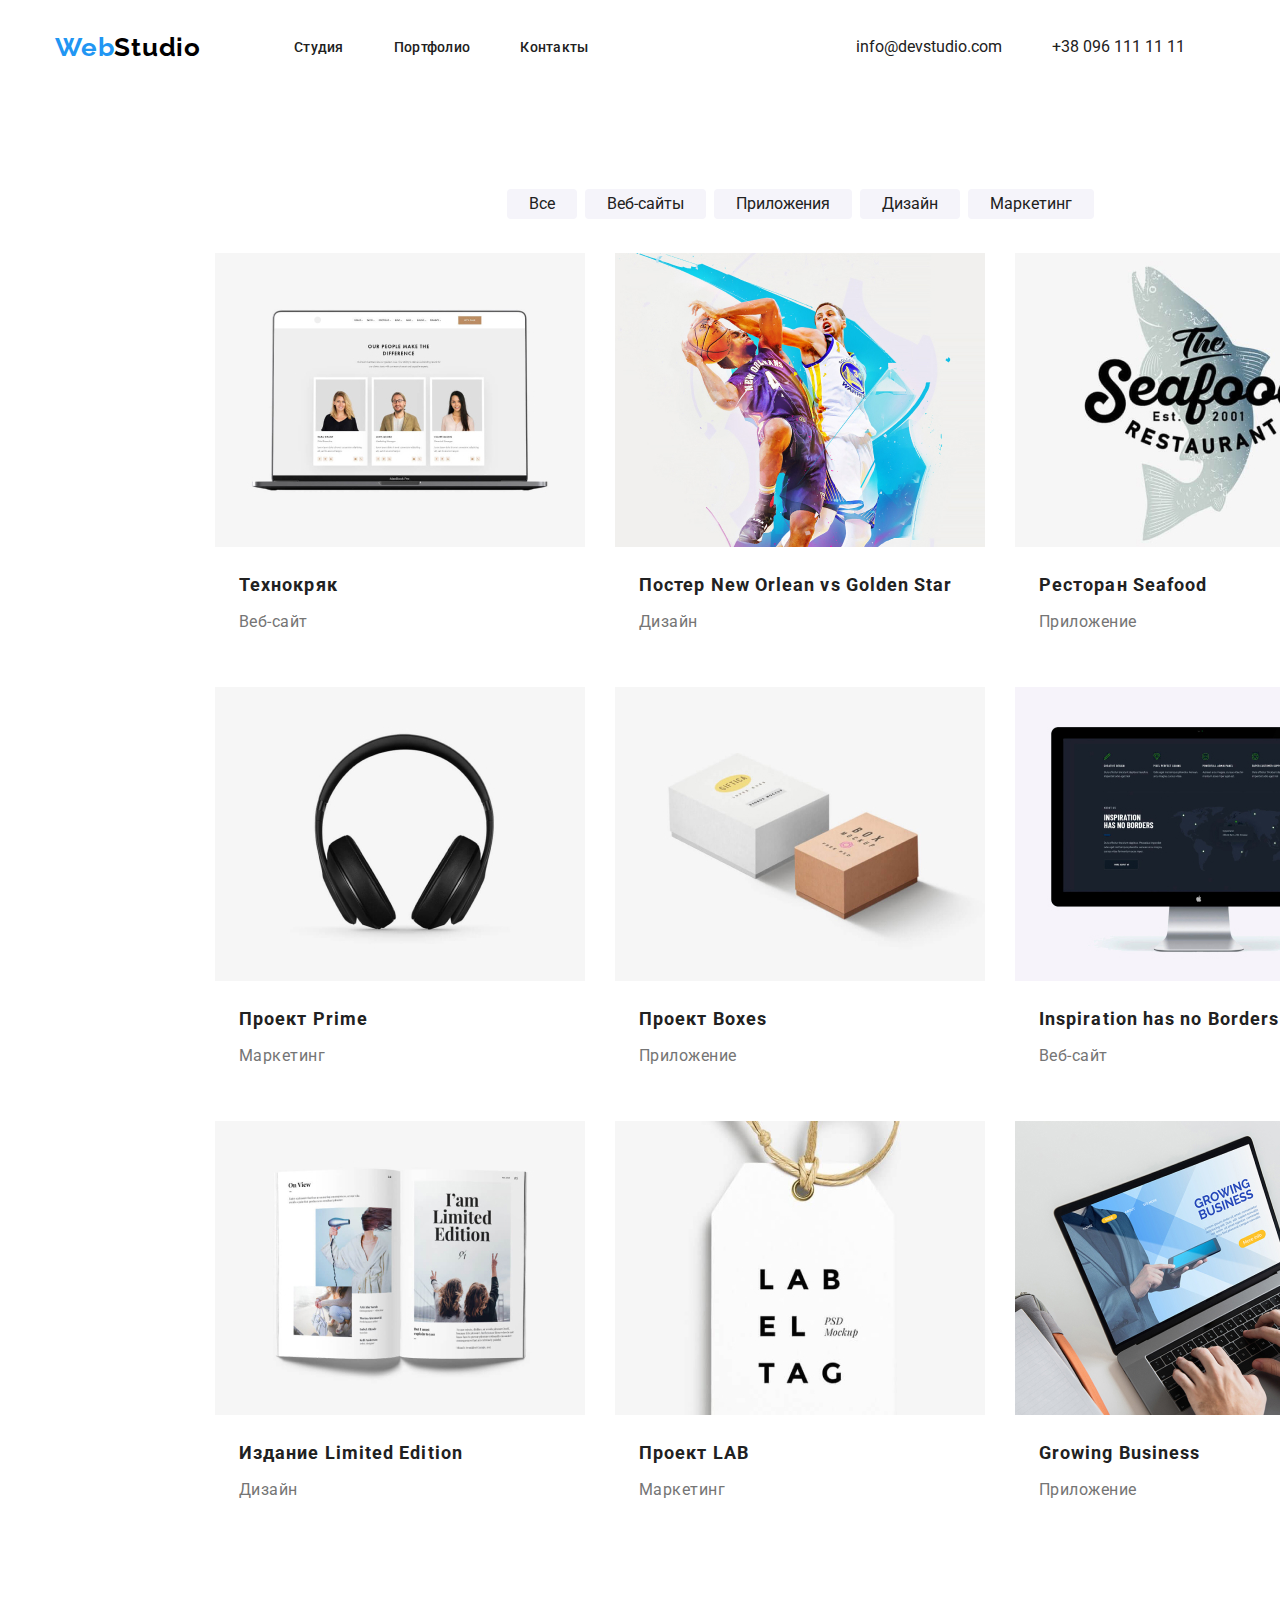
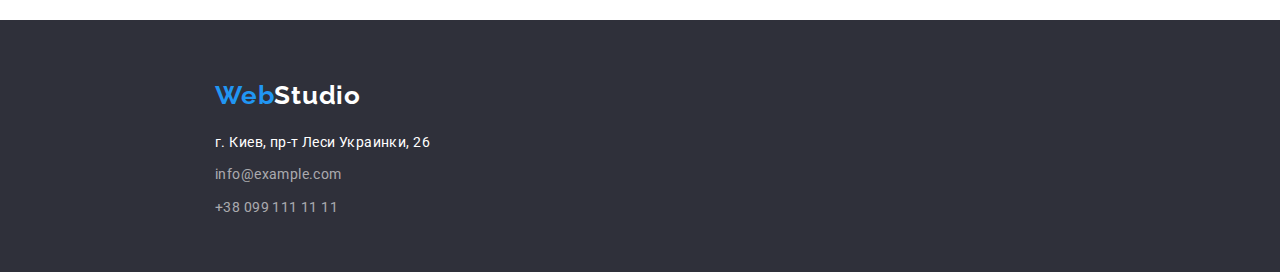
<file: portfolio.html>
<!DOCTYPE html>
<html lang="ru">
  <head>
    <meta charset="UTF-8" />
    <meta name="viewport" content="width=device-width, initial-scale=1.0" />
    <title>Portfolio</title>
    <link
      rel="stylesheet"
      href="https://cdnjs.cloudflare.com/ajax/libs/modern-normalize/1.0.0/modern-normalize.css"
    />
    <link
      href="https://fonts.googleapis.com/css2?family=Raleway:wght@700&family=Roboto:wght@400;500;700;900&display=swap"
      rel="stylesheet"
    />
    <link rel="stylesheet" href="./css/styles.css" />
  </head>
  <body>
    <!--HEADER-->

    <header class="header">
      <div class="container">
        <nav class="navigation">
          <a class="logo link" href="index.html"
            ><span class="logo-caption">Web</span>Studio</a
          >

          <ul class="navigation-list list">
            <li class="navigation-list-item">
              <a class="navigation-list-link link" href="index.html">Студия</a>
            </li>
            <li class="navigation-list-item">
              <a class="navigation-list-link link" href="portfolio.html"
                >Портфолио</a
              >
            </li>
            <li class="navigation-list-item">
              <a class="navigation-list-link link" href="">Контакты</a>
            </li>
          </ul>
        </nav>
        <address class="address">
          <ul class="address-list list">
            <li class="address-list-item">
              <a
                class="header-address-link link"
                href="mailto:info@devstudio.com"
                >info@devstudio.com</a
              >
            </li>
            <li class="address-list-item">
              <a class="header-tel-link link" href="tel:+380961111111"
                >+38 096 111 11 11</a
              >
            </li>
          </ul>
        </address>
      </div>
    </header>

    <!--MAIN-->

    <main class="section">
      <div class="container">
        <h1 hidden>Портфолио</h1>

        <!--BTN-->

        <section>
          <h2 hidden>filters</h2>
          <ul class="list-btn list">
            <li class="list-btn-item">
              <button class="btn-filters" type="button">Все</button>
            </li>
            <li class="list-btn-item">
              <button class="btn-filters" type="button">Веб-сайты</button>
            </li>
            <li class="list-btn-item">
              <button class="btn-filters" type="button">Приложения</button>
            </li>
            <li class="list-btn-item">
              <button class="btn-filters" type="button">Дизайн</button>
            </li>
            <li class="list-btn-item">
              <button class="btn-filters" type="button">Маркетинг</button>
            </li>
          </ul>
        </section>

        <!--ASIDE-->

        <section class="aside">
          <ul class="aside-list list">
            <li class="aside-list-item">
              <a class="aside-list-link link" href=""
                ><img
                  class="aside-img"
                  src="./images/portfolio/portfolio-1.jpg"
                  alt="сайт на ноутбуке"
                />
                <h3 class="aside-title">Технокряк</h3>
                <p class="subtitle-item">Веб-сайт</p>
                <p hidden class="text-item">
                  Технокряк это современная площадка распространения
                  коронавируса. Компании используют эту платформу для цифрового
                  шпионажа и атак на защищённые сервера конкурентов.
                </p>
              </a>
            </li>
            <li class="aside-list-item">
              <a class="aside-list-link link" href=""
                ><img
                  class="aside-img"
                  src="./images/portfolio/portfolio-2.jpg"
                  alt="два баскетболиста с мячом"
                />
                <h3 class="aside-title">
                  Постер <span lang="en">New Orlean vs Golden Star</span>
                </h3>
                <p class="subtitle-item">Дизайн</p>
                <p hidden class="text-item">
                  Технокряк это современная площадка распространения
                  коронавируса. Компании используют эту платформу для цифрового
                  шпионажа и атак на защищённые сервера конкурентов.
                </p>
              </a>
            </li>
            <li class="aside-list-item">
              <a class="aside-list-link link" href=""
                ><img
                  class="aside-img"
                  src="./images/portfolio/portfolio-3.jpg"
                  alt="логотип ресторана Seafood"
                />
                <h3 class="aside-title">
                  Ресторан <span lang="en">Seafood</span>
                </h3>
                <p class="subtitle-item">Приложение</p>
                <p hidden class="text-item">
                  Технокряк это современная площадка распространения
                  коронавируса. Компании используют эту платформу для цифрового
                  шпионажа и атак на защищённые сервера конкурентов.
                </p>
              </a>
            </li>
            <li class="aside-list-item">
              <a class="aside-list-link link" href=""
                ><img
                  class="aside-img"
                  src="./images/portfolio/portfolio-4.jpg"
                  alt="наушники"
                />
                <h3 class="aside-title">Проект <span lang="en">Prime</span></h3>
                <p class="subtitle-item">Маркетинг</p>
                <p hidden class="text-item">
                  Технокряк это современная площадка распространения
                  коронавируса. Компании используют эту платформу для цифрового
                  шпионажа и атак на защищённые сервера конкурентов.
                </p>
              </a>
            </li>
            <li class="aside-list-item">
              <a class="aside-list-link link" href=""
                ><img
                  class="aside-img"
                  src="./images/portfolio/portfolio-5.jpg"
                  alt="две коробки"
                />
                <h3 class="aside-title">Проект <span lang="en">Boxes</span></h3>
                <p class="subtitle-item">Приложение</p>
                <p hidden class="text-item">
                  Технокряк это современная площадка распространения
                  коронавируса. Компании используют эту платформу для цифрового
                  шпионажа и атак на защищённые сервера конкурентов.
                </p>
              </a>
            </li>
            <li class="aside-list-item">
              <a class="aside-list-link link" href=""
                ><img
                  class="aside-img"
                  src="./images/portfolio/portfolio-6.jpg"
                  alt="монитор"
                />
                <h3 class="aside-title" lang="en">
                  Inspiration has no Borders
                </h3>
                <p class="subtitle-item">Веб-сайт</p>
                <p hidden class="text-item">
                  Технокряк это современная площадка распространения
                  коронавируса. Компании используют эту платформу для цифрового
                  шпионажа и атак на защищённые сервера конкурентов.
                </p>
              </a>
            </li>
            <li class="aside-list-item">
              <a class="aside-list-link link" href=""
                ><img
                  class="aside-img"
                  src="./images/portfolio/portfolio-7.jpg"
                  alt="книга"
                />
                <h3 class="aside-title">
                  Издание <span lang="en">Limited Edition</span>
                </h3>
                <p class="subtitle-item">Дизайн</p>
                <p hidden class="text-item">
                  Технокряк это современная площадка распространения
                  коронавируса. Компании используют эту платформу для цифрового
                  шпионажа и атак на защищённые сервера конкурентов.
                </p>
              </a>
            </li>
            <li class="aside-list-item">
              <a class="aside-list-link link" href=""
                ><img
                  class="aside-img"
                  src="./images/portfolio/portfolio-8.jpg"
                  alt="бирка"
                />
                <h3 class="aside-title">Проект <span lang="en">LAB</span></h3>
                <p class="subtitle-item">Маркетинг</p>
                <p hidden class="text-item">
                  Технокряк это современная площадка распространения
                  коронавируса. Компании используют эту платформу для цифрового
                  шпионажа и атак на защищённые сервера конкурентов.
                </p>
              </a>
            </li>
            <li class="aside-list-item">
              <a class="aside-list-link link" href=""
                ><img
                  class="aside-img"
                  src="./images/portfolio/portfolio-9.jpg"
                  alt="Приложение на ноутбуке"
                />
                <h3 class="aside-title" lang="en">Growing Business</h3>
                <p class="subtitle-item">Приложение</p>
                <p hidden class="text-item">
                  Технокряк это современная площадка распространения
                  коронавируса. Компании используют эту платформу для цифрового
                  шпионажа и атак на защищённые сервера конкурентов.
                </p>
              </a>
            </li>
          </ul>
        </section>
      </div>
    </main>

    <!--FOOTER-->

    <footer class="footer">
      <div class="container">
        <a class="logo-footer link" href="index.html">
          <span class="logo-caption">Web</span>Studio</a
        >
        <address class="address-footer">
          <ul class="footer-list list link">
            <li class="footer-list-item">
              <a
                class="footer-link-item link"
                href="https://goo.gl/maps/m6QKEAHXCtXpoc517"
                target="blank"
                >г. Киев, пр-т Леси Украинки, 26
              </a>
            </li>
            <li class="footer-list-item">
              <a class="footer-link link" href="mailto:info@example.com"
                >info@example.com</a
              >
            </li>
            <li class="footer-list-item">
              <a class="footer-link link" href="tel:+380991111111"
                >+38 099 111 11 11</a
              >
            </li>
          </ul>
        </address>
      </div>
    </footer>
  </body>
</html>
</file>
<file: css/styles.css>
:root {
  --main-font: 'roboto', sans-serif;
  --secondary-font: 'raleway', sans-serif;
  --accent-color: #2196f3;
  --title-color: #212121;
  --subtitle-color: #757575;
}
/*==========BODY==========*/

body {
  font-family: var(--main-font);
  font-style: normal;
}
/*==========COMPL==========*/
*,
*::before,
*::after {
  margin: 0px;
  padding: 0px;
}
.list {
  list-style: none;
}
.link {
  text-decoration: none;
  color: var(--title-color);
}
.address {
  font-style: normal;
}
img {
  display: block;
}
.header-tel-link:hover,
.header-tel-link:focus,
.header-address-link:hover,
.header-address-link:focus,
.navigation-list .link:hover,
.navigation-list .link:focus {
  color: var(--accent-color);
}

.container {
  width: 1200px;
  padding: 0 15px;
  margin: 0 auto;
}
.section {
  padding-top: 94px;
  padding-bottom: 94px;
}
/*==========HEADER==========*/
.header {
  padding: 32px 0;
}
.header .container {
  display: flex;
  align-items: center;
}
.header .address {
  margin-left: auto;
  margin-right: 40px;
}

.navigation {
  display: flex;
  align-items: center;
}
.navigation-list {
  display: flex;
}

.navigation-list-item:not(:last-child) {
  margin-right: 50px;
}
.navigation-list-link {
  padding-bottom: 32px;
  padding-top: 32px;

  font-weight: 500;
  font-size: 14px;
  line-height: 1.14;
  letter-spacing: 0.02em;

  color: var(--title-color);
}

.address-list {
  display: flex;
}
.address-list-item + .address-list-item {
  margin-left: 50px;
}

.address .navigation-list {
  font-weight: 500;
  font-size: 14px;
  line-height: 1.14;
  letter-spacing: 0.02em;

  color: var(--subtitle-color);
}

/*==============main===============*/
main {
  width: 1600px;
  margin: 0 auto;
}

/*==========HERO==========*/
.hero {
  display: block;

  margin: 0 auto;
  max-width: 1600px;
  height: 600px;
  background-color: #2f303a;

  background-image: linear-gradient(
      rgba(47, 48, 58, 0.4),
      rgba(47, 48, 58, 0.4)
    ),
    url(../images/header-img/Img-header.jpg);
  background-position: center;
  background-repeat: no-repeat;
  background-size: cover;
}

.hero .container {
  padding-top: 200px;
  padding-bottom: 200px;
  margin: 0 auto;
  text-align: center;
}

.hero-title {
  margin-top: 0;
  margin-bottom: 0;
  font-weight: 900;
  font-size: 44px;
  line-height: 1.36;
  letter-spacing: 0.06em;
  text-transform: uppercase;

  color: #ffffff;
  margin: 0 auto;
  width: 700px;
}
.modal-btn {
  font-family: var(--main-font);
  font-style: normal;
  font-weight: bold;
  font-size: 16px;
  line-height: 1.88;
  letter-spacing: 0.06em;
  color: #ffffff;
  min-width: 200px;
  height: 50px;
  padding: 10px 32px;
  background-color: var(--accent-color);
  border-radius: 5px;
  border: 0px;
  margin-top: 30px;
}
/*==========FEATURES==========*/

.features .container {
  display: block;
}
.features-list {
  display: flex;
  align-items: center;
}

.features-list-item:not(:last-child) {
  margin-right: 30px;
}
.features-title {
  font-weight: bold;
  font-size: 14px;
  line-height: 1.14;
  letter-spacing: 0.03em;
  text-transform: uppercase;
  color: var(--title-color);
  margin-bottom: 10px;
}
.features-subtitle {
  font-weight: normal;
  font-size: 14px;
  line-height: 1.71;
  letter-spacing: 0.03em;
  color: var(--subtitle-color);
  width: 270px;
}

/*===========features-icon=============*/
.features-list-item-antenna::before {
  content: '';
  display: inline-block;
  width: 270px;
  height: 120px;
  background-color: #f5f4fa;
  margin-bottom: 30px;
  background-image: url(../images/icon/antenna.svg);
  background-repeat: no-repeat;
  background-position: center;
  margin-right: 30px;
}

.features-list-item-clock::before {
  content: '';
  display: inline-block;
  width: 270px;
  height: 120px;
  background-color: #f5f4fa;
  margin-bottom: 30px;
  background-image: url(../images/icon/clock.svg);
  background-repeat: no-repeat;
  background-position: center;
  margin-right: 30px;
}

.features-list-item-diagram::before {
  content: '';
  display: inline-block;
  width: 270px;
  height: 120px;
  background-color: #f5f4fa;
  margin-bottom: 30px;
  background-image: url(../images/icon/diagram.svg);
  background-repeat: no-repeat;
  background-position: center;
  margin-right: 30px;
}

.features-list-item-astronaut::before {
  content: '';
  display: inline-block;
  width: 270px;
  height: 120px;
  background-color: #f5f4fa;
  margin-bottom: 30px;
  background-image: url(../images/icon/astronaut.svg);
  background-repeat: no-repeat;
  background-position: center;
}

/*==========ACTIVITY==========*/

.activity-title {
  font-weight: bold;
  font-size: 36px;
  line-height: 1.17;
  letter-spacing: 0.03em;
  color: var(--title-color);
  text-align: center;
  margin-bottom: 50px;
}
.activity-list {
  display: flex;
}
.activity-list-link:not(:last-child) {
  margin-right: 30px;
}
/*==========OUR TEAM==========*/

.team-title {
  font-weight: bold;
  font-size: 36px;
  line-height: 1.17;
  text-align: center;
  letter-spacing: 0.03em;
  margin-bottom: 50px;

  color: var(--title-color);
}
.team-list {
  display: flex;
}
.team-list-item:not(:last-child) {
  margin-right: 30px;
}
.team-list-item {
  box-shadow: 0px 1px 3px rgba(0, 0, 0, 0.12), 0px 1px 1px rgba(0, 0, 0, 0.14),
    0px 2px 1px rgba(0, 0, 0, 0.2);
  border-radius: 0px 0px 4px 4px;
  text-align: center;
  width: 270px;
  max-height: 428px;
}
.team-list-title {
  font-weight: 500;
  font-size: 16px;
  line-height: 1.19;
  letter-spacing: 0.03em;
  color: var(--title-color);
  margin-bottom: 10px;
}

.team-list-subtitle {
  font-weight: normal;
  font-size: 16px;
  line-height: 1.19;
  letter-spacing: 0.03em;
  margin-bottom: 30px;
  color: var(--subtitle-color);
}
.team-list-img {
  margin-bottom: 30px;
}

/*==========LOGO==========*/
.logo {
  font-family: var(--secondary-font);
  font-weight: bold;
  font-size: 26px;
  line-height: 1.19;
  letter-spacing: 0.03em;
  color: #000000;
  margin-right: 93px;
}
.logo-caption {
  color: #2196f3;
}
.logo-footer {
  font-family: var(--secondary-font);
  font-weight: bold;
  font-size: 26px;
  line-height: 1.19;
  letter-spacing: 0.03em;
  color: #ffffff;
  margin-bottom: 20px;
}

/*==========FOOTER==========*/

.footer {
  display: block;
  margin: 0 auto;
  width: 1600px;
  height: 252px;
  background-color: #2f303a;
}
.footer .container {
  padding: 60px 15px;
}

.address-footer {
  font-style: normal;
  margin-top: 20px;
}
.footer-list-item:not(:first-child) {
  margin-top: 9px;
}

.footer-list-item {
  font-weight: normal;
  font-size: 14px;
  line-height: 1.71;
  letter-spacing: 0.03em;
}
.footer-link-item {
  color: #ffffff;
}
.footer-link {
  color: rgba(255, 255, 255, 0.6);
}
/*==========BTNFILTERS==========*/
.btn-filters {
  padding: 6px 22px;
  color: var(--title-color);
  border-radius: 4px;
  background-color: #f5f4fa;
  border: 0px;
}
.btn-filters:hover,
.btn-filters:focus {
  color: #ffffff;
  background-color: var(--accent-color);
}
/*============FILTERS===========*/
.list-btn {
  display: flex;
  justify-content: center;
  margin-bottom: 34px;
}
.list-btn-item:not(:last-child) {
  margin-right: 8px;
}

/*==========ASIDE==========*/
.aside-title {
  font-weight: bold;
  font-size: 18px;
  line-height: 2;
  letter-spacing: 0.06em;
  color: var(--title-color);
  margin-bottom: 4px;
  margin-left: 24px;
}
.subtitle-item {
  font-weight: normal;
  font-size: 16px;
  line-height: 1.88;
  letter-spacing: 0.03em;
  color: var(--subtitle-color);
  margin-bottom: 20px;
  margin-left: 24px;
}
.aside-list {
  display: flex;
  flex-wrap: wrap;
}
.aside-list-item {
  display: block;
  width: 370px;
  margin-right: 30px;
  margin-bottom: 30px;
}
.aside-list-item:nth-child(3n) {
  margin-right: 0px;
}
.aside-list-item:nth-last-child(-n + 3) {
  margin-bottom: 0px;
}
.aside-img {
  margin-bottom: 20px;
}
.aside-list-item:hover,
.aside-list-item:focus {
  background: #ffffff;
  box-shadow: 0px 1px 1px rgba(0, 0, 0, 0.12), 0px 4px 4px rgba(0, 0, 0, 0.06),
    1px 4px 6px rgba(0, 0, 0, 0.16);
}
</file>
